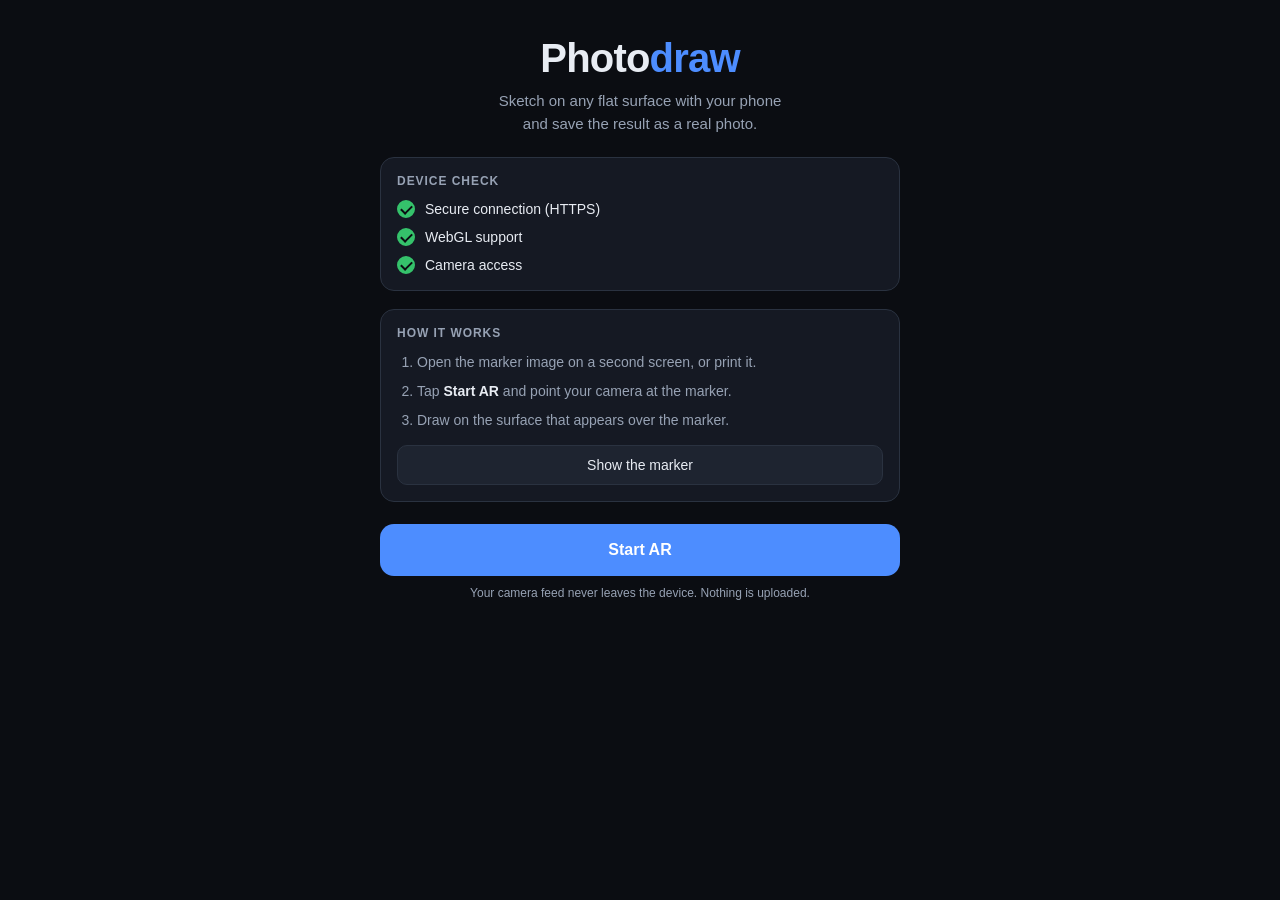
<file: index.html>
<!DOCTYPE html>
<html lang="en">
<head>
  <meta charset="utf-8" />
  <meta name="viewport" content="width=device-width, initial-scale=1, maximum-scale=1, user-scalable=no, viewport-fit=cover" />
  <meta name="theme-color" content="#0b0d12" />
  <meta name="description" content="Photodraw - draw and save artwork in augmented reality, right from your phone browser." />
  <title>Photodraw - AR Drawing</title>
  <link rel="manifest" href="manifest.json" />
  <link rel="icon" href="assets/icon.svg" type="image/svg+xml" />
  <link rel="stylesheet" href="css/style.css" />
</head>
<body>
  <main class="landing">
    <header class="hero">
      <h1 class="title">Photo<span class="title-accent">draw</span></h1>
      <p class="tagline">Sketch on any flat surface with your phone and save the result as a real photo.</p>
    </header>

    <section class="card checks" aria-labelledby="checks-heading">
      <h2 id="checks-heading" class="card-title">Device check</h2>
      <ul class="check-list" id="check-list">
        <li class="check" data-check="secure"><span class="check-icon"></span><span class="check-label">Secure connection (HTTPS)</span></li>
        <li class="check" data-check="webgl"><span class="check-icon"></span><span class="check-label">WebGL support</span></li>
        <li class="check" data-check="camera"><span class="check-icon"></span><span class="check-label">Camera access</span></li>
      </ul>
      <p class="check-detail" id="check-detail"></p>
    </section>

    <section class="card" aria-labelledby="how-heading">
      <h2 id="how-heading" class="card-title">How it works</h2>
      <ol class="steps">
        <li>Open the marker image on a second screen, or print it.</li>
        <li>Tap <strong>Start AR</strong> and point your camera at the marker.</li>
        <li>Draw on the surface that appears over the marker.</li>
      </ol>
      <button type="button" class="marker-toggle" id="marker-toggle" aria-expanded="false" aria-controls="marker-panel">
        Show the marker
      </button>
      <div class="marker-panel" id="marker-panel" hidden>
        <img src="assets/card.png" alt="Photodraw tracking marker" width="674" height="372" />
        <p>Keep it flat, well lit, and fill the frame. You can also open this page on a tablet and lay it on a table.</p>
      </div>
    </section>

    <div class="actions">
      <a class="btn btn-primary" id="start-btn" href="ar.html" aria-disabled="true">Start AR</a>
      <p class="footnote">Your camera feed never leaves the device. Nothing is uploaded.</p>
    </div>
  </main>

  <script src="js/app.js"></script>
</body>
</html>
</file>
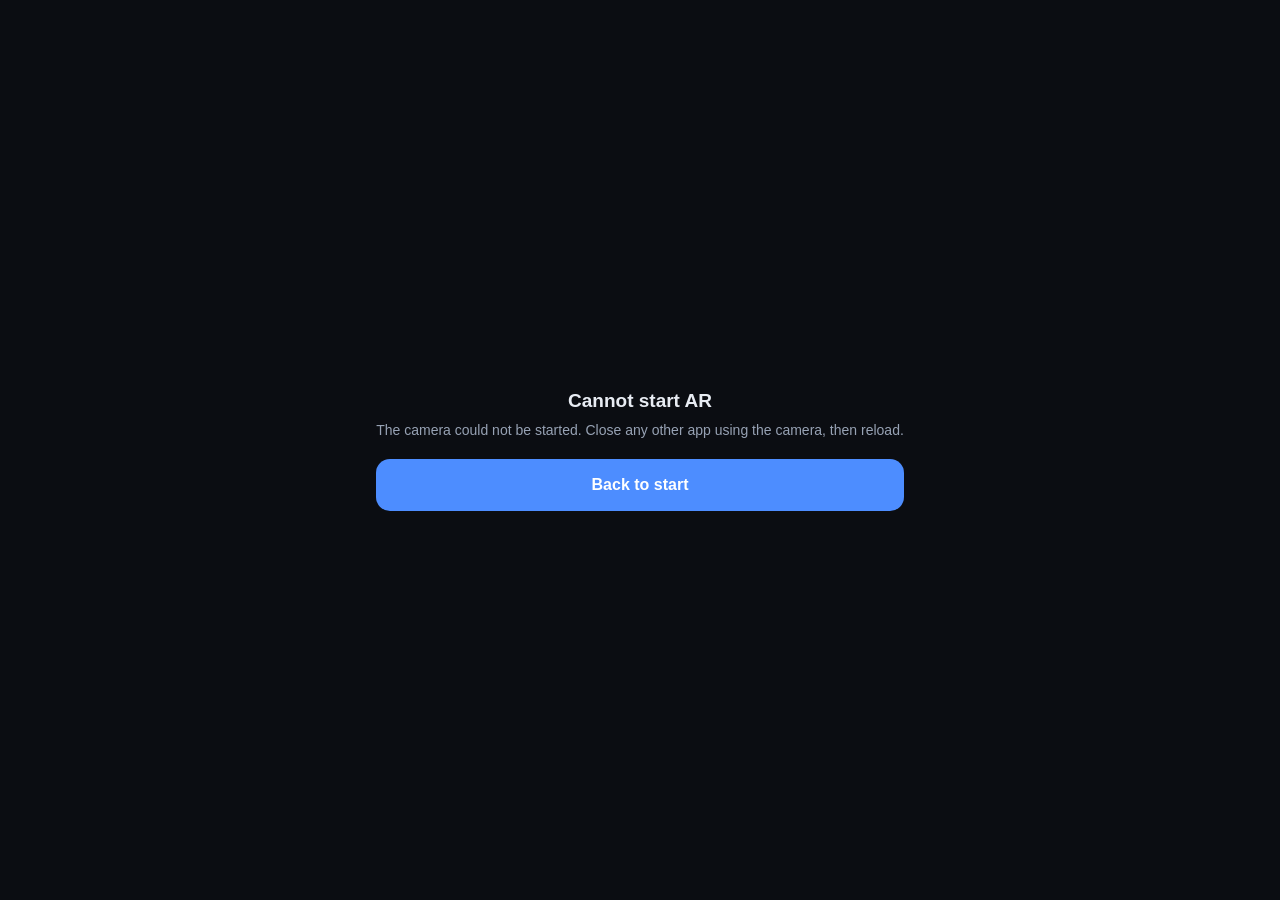
<file: ar.html>
<!DOCTYPE html>
<html lang="en">
<head>
  <meta charset="utf-8" />
  <meta name="viewport" content="width=device-width, initial-scale=1, maximum-scale=1, user-scalable=no, viewport-fit=cover" />
  <meta name="theme-color" content="#0b0d12" />
  <title>Photodraw - AR</title>
  <link rel="manifest" href="manifest.json" />
  <link rel="icon" href="assets/icon.svg" type="image/svg+xml" />
  <link rel="stylesheet" href="css/style.css" />

  <script src="vendor/mindar-image-1.1.4.prod.js"></script>
  <script src="vendor/aframe-1.5.0.min.js"></script>
  <script src="vendor/mindar-image-aframe-1.1.4.prod.js"></script>
</head>
<body class="ar">
  <div id="ar-root">
    <a-scene
      id="scene"
      mindar-image="imageTargetSrc: assets/card.mind; uiLoading: no; uiScanning: no; uiError: no"
      color-space="sRGB"
      renderer="colorManagement: true; physicallyCorrectLights: true; preserveDrawingBuffer: true"
      vr-mode-ui="enabled: false"
      device-orientation-permission-ui="enabled: false">
      <a-camera position="0 0 0" look-controls="enabled: false"></a-camera>
      <a-entity mindar-image-target="targetIndex: 0" drawsurface></a-entity>
    </a-scene>
  </div>

  <div class="hud hud-top">
    <a class="icon-btn" href="index.html" aria-label="Back to start">&#8592;</a>
    <span class="pill" id="status-pill" data-state="loading">
      <span class="pill-dot"></span>
      <span id="status-text">Starting</span>
    </span>
  </div>

  <div class="hud hud-bottom">
    <p class="hint" id="hint">Point your camera at the marker</p>
  </div>

  <div class="loader" id="loader">
    <div class="spinner"></div>
    <p id="loader-text">Loading AR engine</p>
  </div>

  <div class="fatal" id="fatal" hidden>
    <h2>Cannot start AR</h2>
    <p id="fatal-text"></p>
    <a class="btn btn-primary" href="index.html">Back to start</a>
  </div>

  <script src="js/scene.js"></script>
</body>
</html>
</file>
<file: css/style.css>
:root {
  --bg: #0b0d12;
  --surface: #151923;
  --surface-2: #1e2430;
  --border: #2a3240;
  --text: #e8ecf3;
  --text-dim: #97a2b4;
  --accent: #4d8dff;
  --ok: #35c26b;
  --bad: #ff5f56;
  --radius: 14px;
}

* {
  box-sizing: border-box;
}

html,
body {
  margin: 0;
  padding: 0;
  height: 100%;
}

body {
  background: var(--bg);
  color: var(--text);
  font-family: -apple-system, BlinkMacSystemFont, "Segoe UI", Roboto, Helvetica, Arial, sans-serif;
  -webkit-font-smoothing: antialiased;
  overscroll-behavior: none;
}

.landing {
  max-width: 560px;
  margin: 0 auto;
  padding: calc(env(safe-area-inset-top) + 28px) 20px calc(env(safe-area-inset-bottom) + 32px);
  display: flex;
  flex-direction: column;
  gap: 18px;
}

.hero {
  text-align: center;
  padding: 8px 0 4px;
}

.title {
  margin: 0;
  font-size: 40px;
  line-height: 1.1;
  font-weight: 700;
  letter-spacing: -0.02em;
}

.title-accent {
  color: var(--accent);
}

.tagline {
  margin: 10px auto 0;
  max-width: 34ch;
  color: var(--text-dim);
  font-size: 15px;
  line-height: 1.5;
}

.card {
  background: var(--surface);
  border: 1px solid var(--border);
  border-radius: var(--radius);
  padding: 16px;
}

.card-title {
  margin: 0 0 12px;
  font-size: 12px;
  font-weight: 600;
  letter-spacing: 0.08em;
  text-transform: uppercase;
  color: var(--text-dim);
}

.check-list {
  list-style: none;
  margin: 0;
  padding: 0;
  display: flex;
  flex-direction: column;
  gap: 10px;
}

.check {
  display: flex;
  align-items: center;
  gap: 10px;
  font-size: 14px;
  color: var(--text-dim);
}

.check-icon {
  flex: 0 0 auto;
  width: 18px;
  height: 18px;
  border-radius: 50%;
  border: 2px solid var(--border);
  position: relative;
  transition: border-color 0.2s ease;
}

.check[data-state="pass"] .check-icon {
  border-color: var(--ok);
  background: var(--ok);
}

.check[data-state="pass"] .check-icon::after {
  content: "";
  position: absolute;
  left: 4px;
  top: 1px;
  width: 5px;
  height: 9px;
  border: solid #0b0d12;
  border-width: 0 2px 2px 0;
  transform: rotate(45deg);
}

.check[data-state="fail"] .check-icon {
  border-color: var(--bad);
  background: var(--bad);
}

.check[data-state="fail"] .check-icon::after {
  content: "";
  position: absolute;
  left: 4.5px;
  top: 4.5px;
  width: 7px;
  height: 2px;
  background: #0b0d12;
  border-radius: 1px;
}

.check[data-state="pass"] {
  color: var(--text);
}

.check-detail {
  margin: 12px 0 0;
  padding: 10px 12px;
  font-size: 13px;
  line-height: 1.5;
  color: var(--text-dim);
  background: var(--surface-2);
  border-radius: 10px;
  border-left: 3px solid var(--bad);
}

.check-detail[hidden] {
  display: none;
}

.steps {
  margin: 0;
  padding-left: 20px;
  display: flex;
  flex-direction: column;
  gap: 8px;
  color: var(--text-dim);
  font-size: 14px;
  line-height: 1.5;
}

.steps strong {
  color: var(--text);
}

.marker-toggle {
  margin-top: 14px;
  width: 100%;
  padding: 11px 14px;
  font: inherit;
  font-size: 14px;
  font-weight: 500;
  color: var(--text);
  background: var(--surface-2);
  border: 1px solid var(--border);
  border-radius: 10px;
  cursor: pointer;
}

.marker-toggle:active {
  background: #232a38;
}

.marker-panel img {
  display: block;
  width: 100%;
  height: auto;
  margin-top: 12px;
  border-radius: 10px;
  border: 1px solid var(--border);
  background: #fff;
}

.marker-panel p {
  margin: 10px 0 0;
  font-size: 13px;
  line-height: 1.5;
  color: var(--text-dim);
}

.actions {
  display: flex;
  flex-direction: column;
  gap: 10px;
  margin-top: 4px;
}

.btn {
  display: block;
  width: 100%;
  padding: 16px;
  border-radius: var(--radius);
  font-size: 16px;
  font-weight: 600;
  text-align: center;
  text-decoration: none;
  border: 1px solid transparent;
  cursor: pointer;
  transition: opacity 0.2s ease;
}

.btn-primary {
  background: var(--accent);
  color: #fff;
}

.btn[aria-disabled="true"] {
  opacity: 0.4;
  pointer-events: none;
}

.footnote {
  margin: 0;
  text-align: center;
  font-size: 12px;
  color: var(--text-dim);
}

/* ---------- AR scene ---------- */

body.ar {
  background: #000;
  overflow: hidden;
}

#ar-root {
  position: fixed;
  inset: 0;
}

#ar-root canvas {
  display: block;
  touch-action: none;
}

.hud {
  position: fixed;
  left: 0;
  right: 0;
  z-index: 10;
  display: flex;
  align-items: center;
  gap: 10px;
  pointer-events: none;
}

.hud-top {
  top: 0;
  padding: calc(env(safe-area-inset-top) + 10px) 12px 10px;
}

.hud-bottom {
  bottom: 0;
  padding: 10px 12px calc(env(safe-area-inset-bottom) + 10px);
  justify-content: center;
}

.icon-btn {
  pointer-events: auto;
  width: 40px;
  height: 40px;
  flex: 0 0 auto;
  display: grid;
  place-items: center;
  border-radius: 50%;
  border: 1px solid rgba(255, 255, 255, 0.16);
  background: rgba(16, 19, 26, 0.72);
  backdrop-filter: blur(10px);
  -webkit-backdrop-filter: blur(10px);
  color: var(--text);
  font-size: 18px;
  line-height: 1;
  text-decoration: none;
  cursor: pointer;
}

.pill {
  pointer-events: none;
  display: inline-flex;
  align-items: center;
  gap: 7px;
  padding: 8px 13px;
  border-radius: 999px;
  border: 1px solid rgba(255, 255, 255, 0.16);
  background: rgba(16, 19, 26, 0.72);
  backdrop-filter: blur(10px);
  -webkit-backdrop-filter: blur(10px);
  font-size: 13px;
  font-weight: 500;
  color: var(--text);
}

.pill-dot {
  width: 7px;
  height: 7px;
  border-radius: 50%;
  background: #f0b429;
  flex: 0 0 auto;
}

.pill[data-state="ready"] .pill-dot {
  background: var(--ok);
}

.hint {
  max-width: 88%;
  text-align: center;
  padding: 11px 16px;
  border-radius: 12px;
  background: rgba(16, 19, 26, 0.78);
  backdrop-filter: blur(10px);
  -webkit-backdrop-filter: blur(10px);
  border: 1px solid rgba(255, 255, 255, 0.12);
  font-size: 14px;
  line-height: 1.45;
  color: var(--text);
}

.hint[hidden] {
  display: none;
}

.loader {
  position: fixed;
  inset: 0;
  z-index: 20;
  display: grid;
  place-content: center;
  justify-items: center;
  gap: 14px;
  background: var(--bg);
  color: var(--text-dim);
  font-size: 14px;
  transition: opacity 0.35s ease;
}

.loader[hidden] {
  display: none;
}

.loader.done {
  opacity: 0;
  pointer-events: none;
}

.spinner {
  width: 34px;
  height: 34px;
  border-radius: 50%;
  border: 3px solid var(--border);
  border-top-color: var(--accent);
  animation: spin 0.8s linear infinite;
}

@keyframes spin {
  to {
    transform: rotate(360deg);
  }
}

.fatal {
  position: fixed;
  inset: 0;
  z-index: 30;
  display: grid;
  place-content: center;
  padding: 28px;
  background: var(--bg);
  text-align: center;
}

.fatal[hidden] {
  display: none;
}

.fatal h2 {
  margin: 0 0 8px;
  font-size: 19px;
  color: var(--text);
}

.fatal p {
  margin: 0 0 18px;
  color: var(--text-dim);
  font-size: 14px;
  line-height: 1.5;
}
</file>
